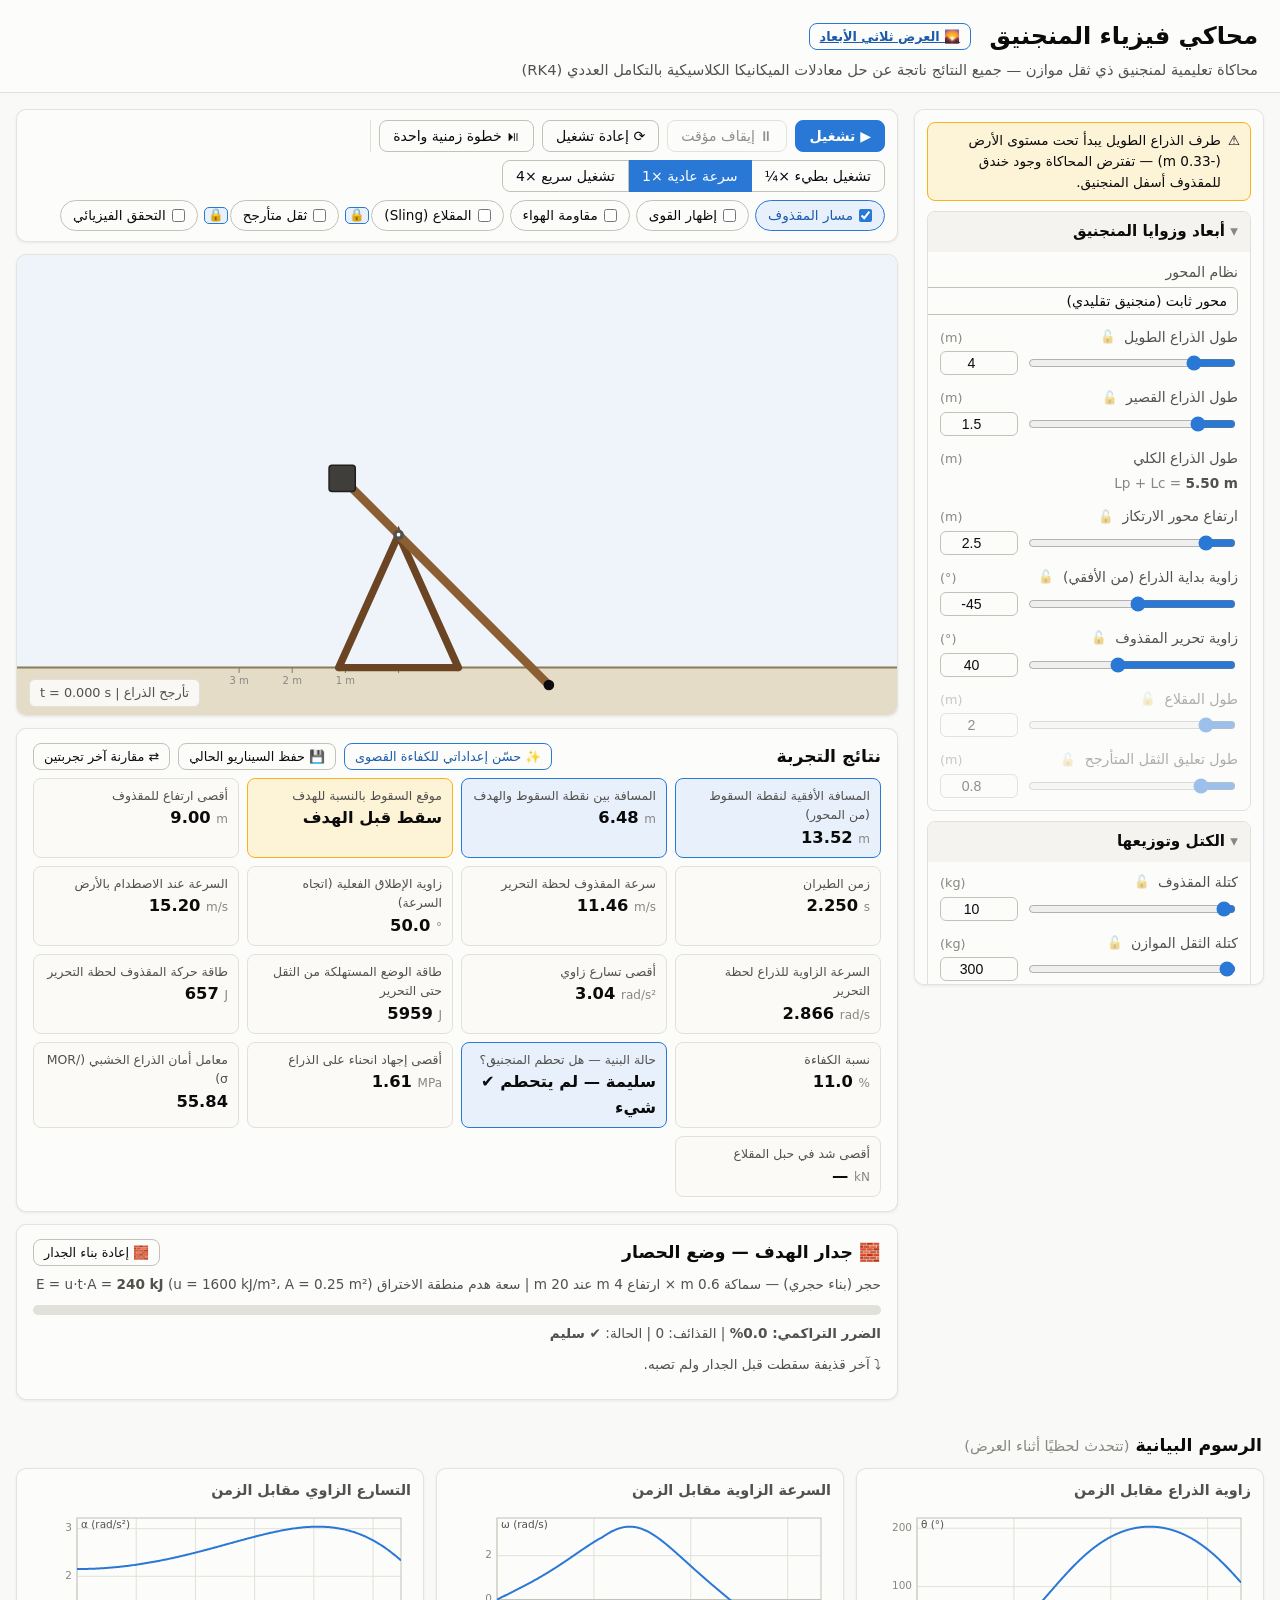
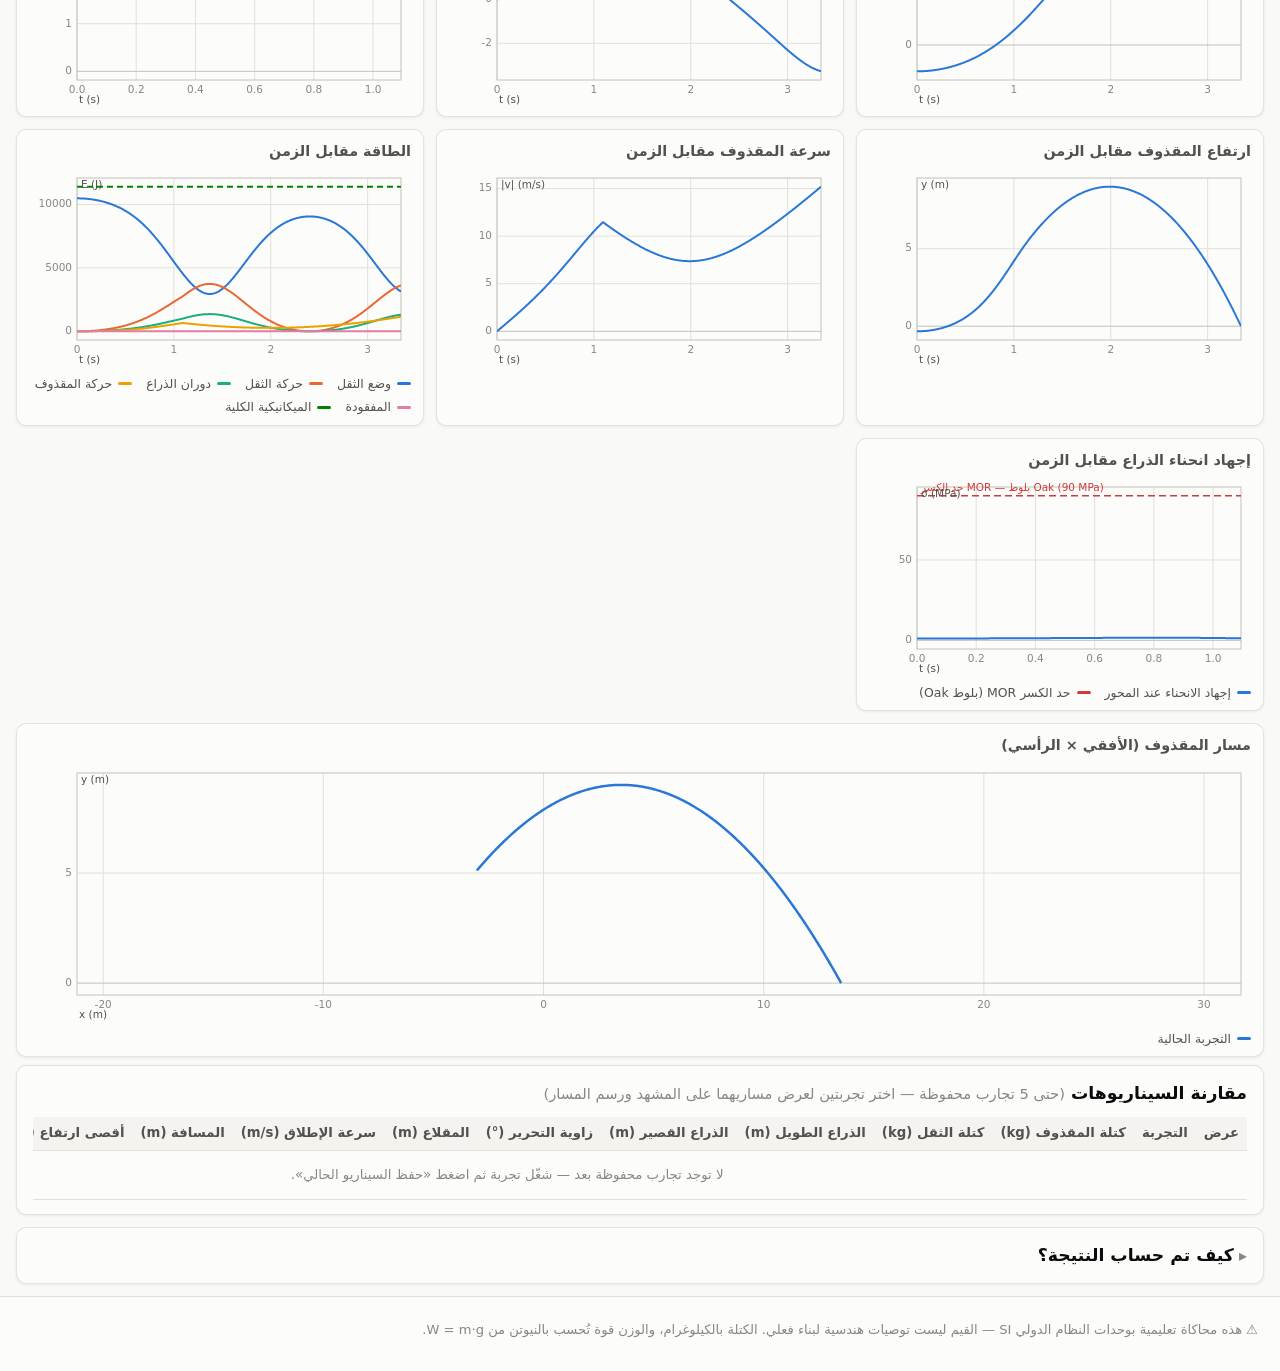
<file: index.html>
<!DOCTYPE html>
<html lang="ar" dir="rtl">
<head>
<meta charset="UTF-8">
<meta name="viewport" content="width=device-width, initial-scale=1.0">
<title>محاكي فيزياء المنجنيق</title>
<link rel="icon" href="data:image/svg+xml,%3Csvg xmlns='http://www.w3.org/2000/svg' viewBox='0 0 100 100'%3E%3Ctext y='0.9em' font-size='90'%3E🏹%3C/text%3E%3C/svg%3E">
<link rel="stylesheet" href="css/style.css?v=d299b28e2c50">
</head>
<body>

<header class="app-header">
  <h1>محاكي فيزياء المنجنيق <a href="3d.html" class="btn btn-small btn-outline" style="vertical-align:middle; margin-inline-start:10px">🌄 العرض ثلاثي الأبعاد</a></h1>
  <p class="subtitle">محاكاة تعليمية لمنجنيق ذي ثقل موازن — جميع النتائج ناتجة عن حل معادلات الميكانيكا الكلاسيكية بالتكامل العددي (RK4)</p>
</header>

<main class="layout">

  <!-- ===== لوحة التحكم (يمين الشاشة) ===== -->
  <aside class="controls-panel" id="controls-panel">
    <div id="warnings" class="warnings" aria-live="polite"></div>
    <div id="control-groups"><!-- تُبنى المجموعات برمجيًا من ui.js --></div>
    <button id="btn-defaults" class="btn btn-outline btn-block" type="button">↺ إعادة القيم الافتراضية</button>
  </aside>

  <!-- ===== المشهد والنتائج ===== -->
  <section class="stage">
    <div class="toolbar" id="toolbar">
      <div class="toolbar-row">
        <button id="btn-play" class="btn btn-primary" type="button">▶ تشغيل</button>
        <button id="btn-pause" class="btn" type="button" disabled>⏸ إيقاف مؤقت</button>
        <button id="btn-restart" class="btn" type="button">⟳ إعادة تشغيل</button>
        <button id="btn-step" class="btn" type="button">⏯ خطوة زمنية واحدة</button>
        <span class="toolbar-sep"></span>
        <div class="speed-group" role="group" aria-label="سرعة العرض">
          <button id="btn-speed-slow" class="btn btn-speed" data-speed="0.25" type="button">تشغيل بطيء ×¼</button>
          <button id="btn-speed-normal" class="btn btn-speed active" data-speed="1" type="button">سرعة عادية ×1</button>
          <button id="btn-speed-fast" class="btn btn-speed" data-speed="4" type="button">تشغيل سريع ×4</button>
        </div>
      </div>
      <div class="toolbar-row chips">
        <label class="chip"><input type="checkbox" id="chk-trajectory" checked> مسار المقذوف</label>
        <label class="chip"><input type="checkbox" id="chk-forces"> إظهار القوى</label>
        <label class="chip"><input type="checkbox" id="chk-drag"> مقاومة الهواء</label>
        <span class="chip-with-lock"><label class="chip"><input type="checkbox" id="chk-sling"> المقلاع (Sling)</label><button id="lock-sling" class="lock-btn" type="button" aria-label="تثبيت وضع المقلاع عند التحسين">🔒</button></span>
        <span class="chip-with-lock"><label class="chip"><input type="checkbox" id="chk-swing"> ثقل متأرجح</label><button id="lock-swing" class="lock-btn" type="button" aria-label="تثبيت وضع الثقل عند التحسين">🔒</button></span>
        <label class="chip"><input type="checkbox" id="chk-validation"> التحقق الفيزيائي</label>
      </div>
    </div>

    <div class="scene-wrap">
      <canvas id="scene" aria-label="مشهد المحاكاة الجانبي"></canvas>
      <div id="status-line" class="status-line">t = 0.000 s</div>
    </div>

    <!-- نتائج التجربة -->
    <section class="panel" id="results-panel">
      <div class="panel-head">
        <h2>نتائج التجربة</h2>
        <div class="panel-actions">
          <button id="btn-optimize" class="btn btn-small btn-outline" type="button">✨ حسّن إعداداتي للكفاءة القصوى</button>
          <button id="btn-save-scenario" class="btn btn-small" type="button">💾 حفظ السيناريو الحالي</button>
          <button id="btn-compare-last" class="btn btn-small" type="button">⇄ مقارنة آخر تجربتين</button>
        </div>
      </div>
      <div class="results-grid" id="results-grid"><!-- تُبنى من ui.js --></div>
    </section>

    <!-- جدار الهدف — وضع الحصار -->
    <section class="panel wall-panel" id="wall-panel" hidden>
      <div class="panel-head">
        <h2>🧱 جدار الهدف — وضع الحصار</h2>
        <button id="btn-wall-rebuild" class="btn btn-small" type="button">🧱 إعادة بناء الجدار</button>
      </div>
      <div id="wall-content"></div>
    </section>

    <!-- مُحسِّن الكفاءة -->
    <section class="panel optimizer-panel" id="optimizer-panel" hidden>
      <h2>مُحسِّن الكفاءة — التوليفة المثلى بناءً على إعداداتك</h2>
      <p class="panel-note">يبدأ من قيمك الحالية ويجرّب مئات التعديلات بتشغيل المحاكاة الفيزيائية فعليًا (لا تخمين)، مع رفض أي توليفة تتحطم إنشائيًا أو مداها أقل من 10 m. لا يُطبَّق شيء إلا بموافقتك.</p>
      <div id="optimizer-progress" hidden>
        <div class="progress-track"><div class="progress-fill" id="optimizer-bar"></div></div>
        <p class="panel-note" id="optimizer-status">جارٍ البحث…</p>
        <button id="btn-optimize-cancel" class="btn btn-small" type="button">إيقاف البحث</button>
      </div>
      <div id="optimizer-result" hidden></div>
    </section>

    <!-- وضع التحقق الفيزيائي -->
    <section class="panel validation-panel" id="validation-panel" hidden>
      <h2>وضع التحقق الفيزيائي</h2>
      <p class="panel-note">مقارنة نتيجة التكامل العددي لطور الطيران بالحل التحليلي لحركة المقذوفات (تصح المقارنة فقط عند تعطيل مقاومة الهواء).</p>
      <div id="validation-content"></div>
    </section>
  </section>
</main>

<!-- ===== الرسوم البيانية ===== -->
<section class="charts-section" id="charts-section">
  <h2>الرسوم البيانية <span class="muted">(تتحدث لحظيًا أثناء العرض)</span></h2>
  <div class="charts-grid">
    <div class="chart-card"><h3>زاوية الذراع مقابل الزمن</h3><canvas id="chart-theta"></canvas></div>
    <div class="chart-card"><h3>السرعة الزاوية مقابل الزمن</h3><canvas id="chart-omega"></canvas></div>
    <div class="chart-card"><h3>التسارع الزاوي مقابل الزمن</h3><canvas id="chart-alpha"></canvas></div>
    <div class="chart-card"><h3>ارتفاع المقذوف مقابل الزمن</h3><canvas id="chart-height"></canvas></div>
    <div class="chart-card"><h3>سرعة المقذوف مقابل الزمن</h3><canvas id="chart-speed"></canvas></div>
    <div class="chart-card"><h3>الطاقة مقابل الزمن</h3><canvas id="chart-energy"></canvas><div class="chart-legend" id="legend-energy"></div></div>
    <div class="chart-card"><h3>إجهاد انحناء الذراع مقابل الزمن</h3><canvas id="chart-stress"></canvas><div class="chart-legend" id="legend-stress"></div></div>
    <div class="chart-card chart-wide"><h3>مسار المقذوف (الأفقي × الرأسي)</h3><canvas id="chart-traj"></canvas><div class="chart-legend" id="legend-traj"></div></div>
  </div>
</section>

<!-- ===== مقارنة السيناريوهات ===== -->
<section class="panel comparison-section" id="comparison-section">
  <h2>مقارنة السيناريوهات <span class="muted">(حتى 5 تجارب محفوظة — اختر تجربتين لعرض مساريهما على المشهد ورسم المسار)</span></h2>
  <div class="table-wrap">
    <table id="scenario-table">
      <thead>
        <tr>
          <th>عرض</th><th>التجربة</th>
          <th>كتلة المقذوف (kg)</th><th>كتلة الثقل (kg)</th>
          <th>الذراع الطويل (m)</th><th>الذراع القصير (m)</th>
          <th>زاوية التحرير (°)</th><th>المقلاع (m)</th>
          <th>سرعة الإطلاق (m/s)</th><th>المسافة (m)</th>
          <th>أقصى ارتفاع (m)</th><th>زمن الطيران (s)</th>
          <th>الكفاءة (%)</th><th></th>
        </tr>
      </thead>
      <tbody id="scenario-rows">
        <tr class="empty-row"><td colspan="14">لا توجد تجارب محفوظة بعد — شغّل تجربة ثم اضغط «حفظ السيناريو الحالي».</td></tr>
      </tbody>
    </table>
  </div>
</section>

<!-- ===== كيف تم حساب النتيجة؟ ===== -->
<details class="panel how-section" id="how-section">
  <summary><h2>كيف تم حساب النتيجة؟</h2></summary>
  <div class="how-content">
    <div class="how-item">
      <h3>١) عزم دوران الثقل الموازن</h3>
      <p>وزن الثقل الموازن <span class="eq">W = Mc·g</span> (بالنيوتن) يولّد عزمًا محرّكًا حول محور الارتكاز مقداره
      <span class="eq">τc = Mc·g·Lc·sin(θ′)</span> حيث θ′ زاوية الذراع مقاسة من الرأسي (وتكافئ cos(θ) عند القياس من الأفقي). هذا العزم هو ما يدير الذراع.</p>
    </div>
    <div class="how-item">
      <h3>٢) عزم المقذوف ووزن الذراع</h3>
      <p>يقاوم المقذوفُ الحركةَ في بداية الإطلاق بعزم <span class="eq">τp = Mp·g·Lp·sin(θ′)</span> باتجاه معاكس، ويضاف عزم وزن الذراع حسب موقع مركز كتلته. الإشارات تُحسب هندسيًا من <span class="eq">τ = r × F</span> فلا تُخطئ الاتجاه في أي ربع.</p>
    </div>
    <div class="how-item">
      <h3>٣) عزم القصور الذاتي</h3>
      <p>الذراع ليس عديم الكتلة: <span class="eq">I_total = I_arm + Mc·Lc² + Mp·Lp²</span> حيث
      <span class="eq">I_arm = k·M_arm·L² + M_arm·d²</span> بتطبيق مبرهنة المحور الموازي (k = 1/12 للذراع المنتظم، وd بُعد مركز كتلة الذراع عن المحور).</p>
    </div>
    <div class="how-item">
      <h3>٤) التسارع والسرعة الزاوية</h3>
      <p>قانون نيوتن الثاني للدوران: <span class="eq">Στ = I·α</span> ومنه <span class="eq">α = Στ ÷ I</span>. ثم تُكامل الحركة عدديًا كل خطوة زمنية Δt بطريقة <b>Runge-Kutta 4</b> (أو أويلر شبه الضمني في الوضع المبسط): <span class="eq">ω ← ω + α·Δt</span> ، <span class="eq">θ ← θ + ω·Δt</span>. ومع تفعيل الثقل المتأرجح أو المقلاع تُحل معادلات لاغرانج المتعددة <span class="eq">M(q)·q̈ = f(q, q̇)</span>.</p>
    </div>
    <div class="how-item">
      <h3>٥) لحظة تحرير المقذوف</h3>
      <p>عند بلوغ الذراع زاويةَ التحرير يُفصل المقذوف. بدون مقلاع تكون سرعته مماسية لدوران الذراع: <span class="eq">v = ω·Lp</span>. ومع المقلاع تُحسب السرعة من مشتقة موضع نهاية المقلاع (دوران الذراع + دوران المقلاع معًا)، فلا يُفترض أنها سرعة طرف الذراع.</p>
    </div>
    <div class="how-item">
      <h3>٦) حركة المقذوف بعد التحرير</h3>
      <p>يصبح المقذوف جسمًا حرًا: <span class="eq">ax = 0 ، ay = −g</span>، وتُكامل <span class="eq">v ← v + a·Δt</span> و<span class="eq">x ← x + v·Δt</span> حتى بلوغ الأرض (مع استيفاء دقيق لنقطة السقوط).</p>
    </div>
    <div class="how-item">
      <h3>٧) أثر مقاومة الهواء</h3>
      <p>عند تفعيلها تضاف قوة <span class="eq">Fd = ½·ρ·Cd·A·v²</span> عكس اتجاه السرعة النسبية للهواء (مع أثر الرياح)، حيث <span class="eq">A = π·d²/4</span> لمقذوف كروي — فتنقص المسافة والارتفاع.</p>
    </div>
    <div class="how-item">
      <h3>٨) متى يتحطم المنجنيق؟ (التحليل الإنشائي)</h3>
      <p>القوى الديناميكية العرضية تولّد عزم انحناء على الذراع الخشبي عند محور الارتكاز: للحمل الطرفي <span class="eq">M = F⊥·L</span> ومعه الحمل الموزع للذراع <span class="eq">M = λ·(α·L³/3 + g·cosθ·L²/2)</span>. إجهاد الانحناء لمقطع مستطيل b×h: <span class="eq">σ = M/S ، S = b·h²/6</span>، ويتحطم الذراع عندما يتجاوز σ معامل تمزق الخشب MOR (بلوط ≈ 90، دردار ≈ 100، صنوبر ≈ 60 MPa)، ومعامل الأمان <span class="eq">SF = MOR/σ</span>. أما حبل المقلاع (قنب) فشدّه <span class="eq">T = Mp·(a⃗−g⃗)·û</span> وينقطع عندما يتجاوز قوة قطعه <span class="eq">F_break = σt·π·d²/4</span> فيتحرر المقذوف مبكرًا. قيم المواد تقريبية تعليمية (خشب جاف) وليست قيم تصميم إنشائي.</p>
    </div>
    <div class="how-item">
      <h3>٩) الاصطدام بالجدار وهدمه</h3>
      <p>عند الاصطدام: طاقة الحركة <span class="eq">KE = ½·m·v²</span> والزخم <span class="eq">p = m·v</span>. «قوة الاصطدام» تحتاج افتراض مسافة انسحاق d لكل مادة، فتُحسب القوة المتوسطة <span class="eq">F = KE ÷ d</span> والضغط <span class="eq">P = F ÷ A</span>. الجدار رأسي، فالمكوّن العمودي فقط يهدم: <span class="eq">KE⊥ = ½·m·vx²</span> — لذا القذيفة المنخفضة المسطحة أنفع من الساقطة من علٍ. سعة هدم منطقة الاختراق <span class="eq">E = u·t·A</span> (u طاقة الهدم النوعية للمادة، t السماكة، A = 0.25 m² ثغرة تكفي لعبور القذيفة)، وضرر كل قذيفة = KE⊥/E، وينهار الجدار عند تراكم 100%. إصابة دون 2% من السعة ترتد بلا ضرر. قيم المواد تقريبية تعليمية.</p>
    </div>
    <div class="how-item">
      <h3>١٠) الطاقة والكفاءة</h3>
      <p>تُتابع المحاكاة طاقات الوضع والحركة لكل الأجزاء والطاقة المفقودة بالاحتكاك والسحب، وتتحقق من أن <span class="eq">E(t) + E_مفقودة ≈ E(0)</span> لاكتشاف الأخطاء العددية. الكفاءة = طاقة حركة المقذوف لحظة التحرير ÷ طاقة الوضع التي فقدها الثقل ×100.</p>
    </div>
    <div class="how-item">
      <h3>١١) نمط الذراع العائمة (Floating Arm Trebuchet)</h3>
      <p>المحور غير مثبت: يتدحرج على سكة أفقية بينما يسقط الثقل <b>رأسيًا خالصًا</b> في قناة انزلاق — قيدان هندسيان يجعلان موضع المحور <span class="eq">x = −Lc·cosθ</span> فيبقى متجه وزن الثقل منطبقًا على حركته طوال السقوط (أقصى شغل ممكن من الجاذبية). الطاقة الحركية <span class="eq">T = ½·A(θ)·θ̇²</span> بمصفوفة كتلة متغيرة مع الوضع، وتُحل معادلات لاغرانج بحدود كريستوفل، ويتحقق من الحل فحص حفظ الطاقة. لهذا تتفوق كفاءته على المحور الثابت — وهو تصميم حديث تستخدمه فرق الهندسة في المسابقات.</p>
    </div>
    <div class="how-item" id="how-live">
      <!-- قيم حية بحسب المدخلات الحالية (تُملأ من ui.js) -->
    </div>
  </div>
</details>

<footer class="app-footer">
  <p>⚠ هذه محاكاة تعليمية بوحدات النظام الدولي SI — القيم ليست توصيات هندسية لبناء فعلي. الكتلة بالكيلوغرام، والوزن قوة تُحسب بالنيوتن من W = m·g.</p>
</footer>

<!-- ترتيب التحميل مهم: المحرك الفيزيائي أولًا ثم الواجهة -->
<script src="js/physics/integrator.js?v=d299b28e2c50"></script>
<script src="js/physics/trebuchet.js?v=d299b28e2c50"></script>
<script src="js/physics/projectile.js?v=d299b28e2c50"></script>
<script src="js/physics/energy.js?v=d299b28e2c50"></script>
<script src="js/physics/validation.js?v=d299b28e2c50"></script>
<script src="js/physics/structure.js?v=d299b28e2c50"></script>
<script src="js/physics/wall.js?v=d299b28e2c50"></script>
<script src="js/simulation.js?v=d299b28e2c50"></script>
<script src="js/optimizer.js?v=d299b28e2c50"></script>
<script src="js/charts.js?v=d299b28e2c50"></script>
<script src="js/renderer.js?v=d299b28e2c50"></script>
<script src="js/ui.js?v=d299b28e2c50"></script>
<script src="js/scenarios.js?v=d299b28e2c50"></script>
<script src="js/main.js?v=d299b28e2c50"></script>
</body>
</html>
</file>
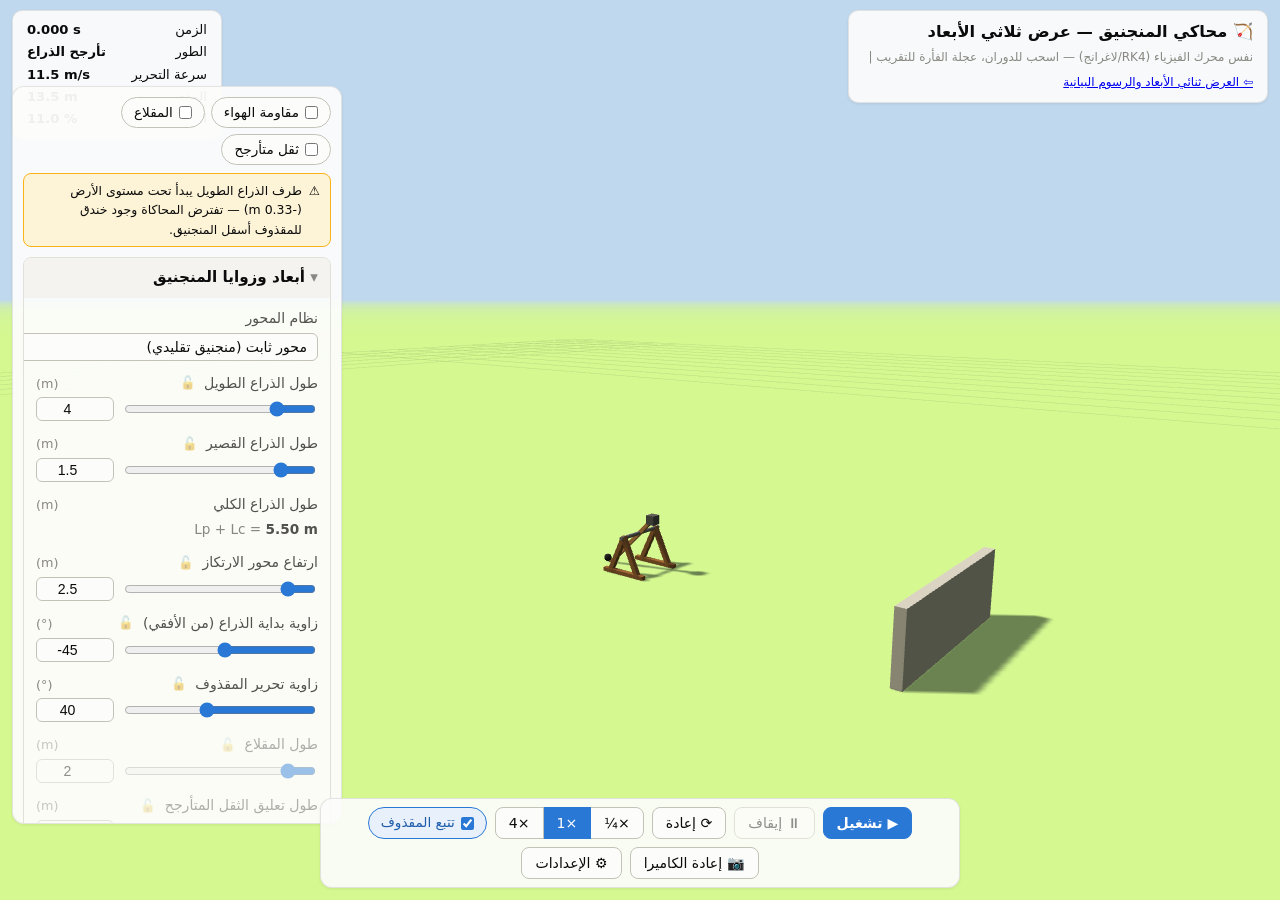
<file: 3d.html>
<!DOCTYPE html>
<html lang="ar" dir="rtl">
<head>
<meta charset="UTF-8">
<meta name="viewport" content="width=device-width, initial-scale=1.0">
<title>محاكي فيزياء المنجنيق — عرض ثلاثي الأبعاد</title>
<link rel="icon" href="data:image/svg+xml,%3Csvg xmlns='http://www.w3.org/2000/svg' viewBox='0 0 100 100'%3E%3Ctext y='0.9em' font-size='90'%3E🏹%3C/text%3E%3C/svg%3E">
<link rel="stylesheet" href="css/style.css?v=d299b28e2c50">
<style>
  html, body { height: 100%; overflow: hidden; }
  #scene3d { position: fixed; inset: 0; width: 100%; height: 100%; display: block; }
  .hud { position: fixed; z-index: 10; }
  .hud-top {
    top: 10px; inset-inline-start: 12px;
    background: rgba(252,252,251,0.92); border: 1px solid var(--border);
    border-radius: 10px; padding: 8px 14px; box-shadow: var(--shadow);
    max-width: min(420px, calc(100vw - 24px));
  }
  .hud-top h1 { margin: 0; font-size: 1.02rem; }
  .hud-top .muted { font-size: 0.75rem; }
  .hud-stats {
    top: 10px; inset-inline-end: 12px;
    background: rgba(252,252,251,0.92); border: 1px solid var(--border);
    border-radius: 10px; padding: 8px 14px; box-shadow: var(--shadow);
    font-size: 0.82rem; min-width: 210px;
  }
  .hud-stats div { display: flex; justify-content: space-between; gap: 12px; padding: 1px 0; }
  .hud-stats b { direction: ltr; font-variant-numeric: tabular-nums; }
  .hud-bottom {
    bottom: 12px; inset-inline-start: 50%; transform: translateX(50%);
    display: flex; gap: 8px; flex-wrap: wrap; justify-content: center;
    background: rgba(252,252,251,0.92); border: 1px solid var(--border);
    border-radius: 12px; padding: 8px 12px; box-shadow: var(--shadow);
    max-width: calc(100vw - 20px);
  }
  .hud-panel {
    top: 86px; inset-inline-end: 12px; bottom: 76px;
    width: min(330px, calc(100vw - 24px));
    background: rgba(252,252,251,0.95); border: 1px solid var(--border);
    border-radius: 12px; padding: 10px; box-shadow: var(--shadow);
    overflow-y: auto;
  }
  .hud-panel.hidden { display: none; }
  #warnings3d .warning-item, #warnings3d .error-item { font-size: 0.78rem; }
  .hidden-chips { display: none; }
</style>
</head>
<body>

<canvas id="scene3d"></canvas>

<div class="hud hud-top">
  <h1>🏹 محاكي المنجنيق — عرض ثلاثي الأبعاد</h1>
  <span class="muted">نفس محرك الفيزياء (RK4/لاغرانج) — اسحب للدوران، عجلة الفأرة للتقريب | <a href="index.html">⇦ العرض ثنائي الأبعاد والرسوم البيانية</a></span>
</div>

<div class="hud hud-stats" id="hud-stats">
  <div><span>الزمن</span><b id="h-time">0.000 s</b></div>
  <div><span>الطور</span><b id="h-phase">—</b></div>
  <div><span>سرعة التحرير</span><b id="h-vrel">—</b></div>
  <div><span>المدى</span><b id="h-range">—</b></div>
  <div><span>الكفاءة</span><b id="h-eff">—</b></div>
</div>

<div class="hud hud-panel" id="controls3d-wrap">
  <div class="toolbar-row chips" style="margin-bottom:8px">
    <label class="chip"><input type="checkbox" id="chk-drag"> مقاومة الهواء</label>
    <label class="chip"><input type="checkbox" id="chk-sling"> المقلاع</label>
    <label class="chip"><input type="checkbox" id="chk-swing"> ثقل متأرجح</label>
  </div>
  <div id="warnings3d" class="warnings" aria-live="polite"></div>
  <div id="control-groups"></div>
  <button id="btn-defaults" class="btn btn-outline btn-block" type="button">↺ إعادة القيم الافتراضية</button>
</div>

<div class="hud hud-bottom">
  <button id="btn-play" class="btn btn-primary" type="button">▶ تشغيل</button>
  <button id="btn-pause" class="btn" type="button" disabled>⏸ إيقاف</button>
  <button id="btn-restart" class="btn" type="button">⟳ إعادة</button>
  <div class="speed-group" role="group">
    <button class="btn btn-speed" data-speed="0.25" type="button">×¼</button>
    <button class="btn btn-speed active" data-speed="1" type="button">×1</button>
    <button class="btn btn-speed" data-speed="4" type="button">×4</button>
  </div>
  <label class="chip"><input type="checkbox" id="chk-follow" checked> تتبع المقذوف</label>
  <button id="btn-camera" class="btn" type="button">📷 إعادة الكاميرا</button>
  <button id="btn-panel" class="btn" type="button">⚙ الإعدادات</button>
</div>

<!-- عناصر تتطلبها وحدة التحكم المشتركة ولا تُستخدم في صفحة العرض الثلاثي -->
<div class="hidden-chips">
  <label><input type="checkbox" id="chk-trajectory" checked></label>
  <label><input type="checkbox" id="chk-forces"></label>
  <label><input type="checkbox" id="chk-validation"></label>
  <button id="lock-sling" type="button"></button>
  <button id="lock-swing" type="button"></button>
</div>

<script src="vendor/three.min.js?v=d299b28e2c50"></script>
<script src="vendor/OrbitControls.js?v=d299b28e2c50"></script>
<script src="js/physics/integrator.js?v=d299b28e2c50"></script>
<script src="js/physics/trebuchet.js?v=d299b28e2c50"></script>
<script src="js/physics/projectile.js?v=d299b28e2c50"></script>
<script src="js/physics/energy.js?v=d299b28e2c50"></script>
<script src="js/physics/validation.js?v=d299b28e2c50"></script>
<script src="js/physics/structure.js?v=d299b28e2c50"></script>
<script src="js/physics/wall.js?v=d299b28e2c50"></script>
<script src="js/simulation.js?v=d299b28e2c50"></script>
<script src="js/optimizer.js?v=d299b28e2c50"></script>
<script src="js/ui.js?v=d299b28e2c50"></script>
<script src="js/renderer3d.js?v=d299b28e2c50"></script>
<script src="js/main3d.js?v=d299b28e2c50"></script>
</body>
</html>
</file>
<file: css/style.css>
/* ============================================================
   محاكي فيزياء المنجنيق — تصميم عربي RTL متجاوب
   ============================================================ */
:root {
  --page: #f9f9f7;
  --surface: #fcfcfb;
  --ink: #0b0b0b;
  --ink-2: #52514e;
  --muted: #898781;
  --grid: #e1e0d9;
  --baseline: #c3c2b7;
  --border: rgba(11, 11, 11, 0.10);
  --accent: #2a78d6;
  --accent-dark: #1c5cab;
  --warn-bg: #fdf3d7;
  --warn-border: #fab219;
  --error-bg: #fbe4e4;
  --error-border: #d03b3b;
  --ok: #0ca30c;
  --radius: 10px;
  --shadow: 0 1px 3px rgba(11, 11, 11, 0.07);
}

* { box-sizing: border-box; }

html, body {
  margin: 0;
  padding: 0;
  background: var(--page);
  color: var(--ink);
  font-family: system-ui, -apple-system, "Segoe UI", Tahoma, "Noto Naskh Arabic", sans-serif;
  line-height: 1.55;
}

/* ---------- الرأس ---------- */
.app-header {
  padding: 18px 22px 10px;
  border-bottom: 1px solid var(--grid);
  background: var(--surface);
}
.app-header h1 { margin: 0; font-size: 1.5rem; }
.subtitle { margin: 4px 0 0; color: var(--ink-2); font-size: 0.92rem; }

/* ---------- التخطيط العام ---------- */
.layout {
  display: grid;
  grid-template-columns: 350px minmax(0, 1fr);
  gap: 16px;
  padding: 16px;
  align-items: start;
}

/* ---------- لوحة التحكم ---------- */
.controls-panel {
  background: var(--surface);
  border: 1px solid var(--border);
  border-radius: var(--radius);
  box-shadow: var(--shadow);
  padding: 12px;
  position: sticky;
  top: 10px;
  max-height: calc(100vh - 24px);
  overflow-y: auto;
}

.ctrl-group { border: 1px solid var(--grid); border-radius: 8px; margin-bottom: 10px; overflow: hidden; }
.ctrl-group > summary {
  cursor: pointer;
  padding: 8px 12px;
  font-weight: 700;
  background: #f4f3ef;
  list-style: none;
  user-select: none;
  font-size: 0.95rem;
}
.ctrl-group > summary::-webkit-details-marker { display: none; }
.ctrl-group > summary::before { content: '▸ '; color: var(--muted); }
.ctrl-group[open] > summary::before { content: '▾ '; }
.ctrl-group-body { padding: 10px 12px; }

.ctrl-row { margin-bottom: 12px; }
.ctrl-row:last-child { margin-bottom: 2px; }
.ctrl-label {
  display: flex;
  justify-content: space-between;
  align-items: baseline;
  font-size: 0.88rem;
  color: var(--ink-2);
  margin-bottom: 3px;
  gap: 6px;
}
.ctrl-label .unit { color: var(--muted); font-size: 0.8rem; white-space: nowrap; }
.ctrl-inputs { display: flex; align-items: center; gap: 8px; }
.ctrl-inputs input[type="range"] { flex: 1; accent-color: var(--accent); min-width: 0; }
.ctrl-inputs input[type="number"] {
  width: 78px;
  padding: 3px 6px;
  border: 1px solid var(--baseline);
  border-radius: 6px;
  font-size: 0.88rem;
  background: var(--surface);
  color: var(--ink);
  direction: ltr;
  text-align: center;
}
.ctrl-inputs select {
  flex: 1;
  padding: 4px 6px;
  border: 1px solid var(--baseline);
  border-radius: 6px;
  background: var(--surface);
  color: var(--ink);
  font-size: 0.88rem;
  font-family: inherit;
}
.ctrl-static { font-size: 0.85rem; color: var(--muted); }
.ctrl-static b { color: var(--ink-2); }
.ctrl-row.disabled { opacity: 0.45; pointer-events: none; }

/* ---------- التحذيرات ---------- */
.warnings:empty { display: none; }
.warnings { margin-bottom: 10px; display: flex; flex-direction: column; gap: 6px; }
.warning-item, .error-item {
  border-radius: 8px;
  padding: 7px 10px;
  font-size: 0.85rem;
  display: flex;
  gap: 7px;
  align-items: flex-start;
}
.warning-item { background: var(--warn-bg); border: 1px solid var(--warn-border); }
.error-item { background: var(--error-bg); border: 1px solid var(--error-border); }
.warning-item::before { content: '⚠'; }
.error-item::before { content: '⛔'; }

/* ---------- الأزرار ---------- */
.btn {
  font-family: inherit;
  font-size: 0.88rem;
  padding: 7px 13px;
  border-radius: 8px;
  border: 1px solid var(--baseline);
  background: var(--surface);
  color: var(--ink);
  cursor: pointer;
  transition: background 0.15s, border-color 0.15s;
}
.btn:hover:not(:disabled) { background: #f1f0ec; }
.btn:disabled { opacity: 0.45; cursor: not-allowed; }
.btn-primary { background: var(--accent); border-color: var(--accent); color: #fff; font-weight: 700; }
.btn-primary:hover:not(:disabled) { background: var(--accent-dark); }
.btn-outline { border-color: var(--accent); color: var(--accent-dark); }
.btn-block { width: 100%; }
.btn-small { font-size: 0.8rem; padding: 5px 10px; }
.btn-speed.active { background: var(--accent); color: #fff; border-color: var(--accent); }
.speed-group { display: inline-flex; gap: 0; }
.speed-group .btn { border-radius: 0; margin-inline-start: -1px; }
.speed-group .btn:first-child { border-radius: 0 8px 8px 0; margin-inline-start: 0; }
.speed-group .btn:last-child { border-radius: 8px 0 0 8px; }

/* ---------- شريط الأدوات والمشهد ---------- */
.stage { min-width: 0; }
.toolbar {
  background: var(--surface);
  border: 1px solid var(--border);
  border-radius: var(--radius);
  box-shadow: var(--shadow);
  padding: 10px 12px;
  margin-bottom: 12px;
}
.toolbar-row { display: flex; flex-wrap: wrap; gap: 8px; align-items: center; }
.toolbar-row + .toolbar-row { margin-top: 8px; }
.toolbar-sep { flex: 0 0 1px; align-self: stretch; background: var(--grid); }
.chips { gap: 6px; }
.chip {
  display: inline-flex;
  gap: 6px;
  align-items: center;
  font-size: 0.85rem;
  border: 1px solid var(--baseline);
  border-radius: 999px;
  padding: 4px 12px;
  cursor: pointer;
  user-select: none;
  background: var(--surface);
}
.chip:has(input:checked) { background: #e7f0fb; border-color: var(--accent); color: var(--accent-dark); }
.chip input { accent-color: var(--accent); margin: 0; }

.scene-wrap {
  position: relative;
  background: var(--surface);
  border: 1px solid var(--border);
  border-radius: var(--radius);
  box-shadow: var(--shadow);
  overflow: hidden;
  margin-bottom: 12px;
}
#scene { display: block; width: 100%; height: 460px; }
.status-line {
  position: absolute;
  bottom: 8px;
  inset-inline-start: 12px;
  background: rgba(252, 252, 251, 0.88);
  border: 1px solid var(--grid);
  border-radius: 6px;
  padding: 3px 10px;
  font-size: 0.8rem;
  color: var(--ink-2);
  direction: ltr;
}

/* ---------- اللوحات ---------- */
.panel {
  background: var(--surface);
  border: 1px solid var(--border);
  border-radius: var(--radius);
  box-shadow: var(--shadow);
  padding: 14px 16px;
  margin-bottom: 12px;
}
.panel h2 { margin: 0 0 10px; font-size: 1.08rem; }
.panel-head { display: flex; justify-content: space-between; align-items: center; flex-wrap: wrap; gap: 8px; margin-bottom: 8px; }
.panel-head h2 { margin: 0; }
.panel-actions { display: flex; gap: 8px; flex-wrap: wrap; }
.panel-note { color: var(--ink-2); font-size: 0.85rem; margin: 0 0 10px; }
.muted { color: var(--muted); font-weight: 400; font-size: 0.85em; }

/* ---------- النتائج ---------- */
.results-grid {
  display: grid;
  grid-template-columns: repeat(auto-fill, minmax(200px, 1fr));
  gap: 8px;
}
.result-item {
  border: 1px solid var(--grid);
  border-radius: 8px;
  padding: 7px 10px;
  background: #fbfaf7;
}
.result-item .rlabel { font-size: 0.78rem; color: var(--ink-2); }
.result-item .rvalue { font-size: 1.02rem; font-weight: 700; direction: ltr; text-align: end; font-variant-numeric: tabular-nums; }
.result-item .rvalue .unit { font-size: 0.75rem; color: var(--muted); font-weight: 400; }
.result-item.highlight { background: #e7f0fb; border-color: var(--accent); }
.result-item.result-warn { background: var(--warn-bg); border-color: var(--warn-border); }

/* ---------- أقفال التثبيت (للمُحسِّن) ---------- */
.lock-btn {
  border: 1px solid transparent;
  background: none;
  cursor: pointer;
  font-size: 0.78rem;
  padding: 0 3px;
  border-radius: 5px;
  opacity: 0.45;
  vertical-align: middle;
  line-height: 1.2;
}
.lock-btn:hover { opacity: 1; background: #f1f0ec; }
.lock-btn.locked {
  opacity: 1;
  background: #e7f0fb;
  border-color: var(--accent);
}
.ctrl-row.locked-row { background: #f3f8ff; border-radius: 8px; box-shadow: inset 2px 0 0 var(--accent); padding-inline-start: 4px; }
.chip-with-lock { display: inline-flex; align-items: center; gap: 2px; }
.chip.chip-disabled { opacity: 0.4; pointer-events: none; }

/* ---------- مُحسِّن الكفاءة ---------- */
.progress-track {
  height: 10px;
  background: var(--grid);
  border-radius: 999px;
  overflow: hidden;
  margin: 8px 0;
}
.progress-fill {
  height: 100%;
  width: 0%;
  background: var(--accent);
  border-radius: 999px;
  transition: width 0.15s;
}
.opt-compare { border-collapse: collapse; width: 100%; font-size: 0.88rem; margin: 8px 0; }
.opt-compare th, .opt-compare td { border-bottom: 1px solid var(--grid); padding: 6px 10px; text-align: center; }
.opt-compare th { background: #f4f3ef; color: var(--ink-2); }
.opt-compare td.num { direction: ltr; font-variant-numeric: tabular-nums; }
.opt-compare td.better { color: #006300; font-weight: 700; }
.opt-changes { margin: 8px 0; padding: 0; list-style: none; }
.opt-changes li {
  border: 1px solid var(--grid);
  border-radius: 8px;
  padding: 5px 10px;
  margin-bottom: 5px;
  font-size: 0.85rem;
  background: #fbfaf7;
  display: flex;
  justify-content: space-between;
  gap: 8px;
  flex-wrap: wrap;
}
.opt-changes .delta { direction: ltr; font-variant-numeric: tabular-nums; font-weight: 700; }
.opt-actions { display: flex; gap: 8px; flex-wrap: wrap; margin-top: 10px; }

/* ---------- التحقق الفيزيائي + لوحة الجدار ---------- */
.validation-panel .vrow, .wall-panel .vrow { display: flex; justify-content: space-between; gap: 10px; padding: 5px 0; border-bottom: 1px dashed var(--grid); font-size: 0.9rem; }
.validation-panel .vrow:last-child, .wall-panel .vrow:last-child { border-bottom: none; }
.validation-panel .vrow .vvalue, .wall-panel .vrow .vvalue { direction: ltr; font-variant-numeric: tabular-nums; font-weight: 700; }
.wall-panel .damage-fill { background: #d03b3b; }
.wall-subtitle { font-size: 0.95rem; margin: 10px 0 4px; }
.validation-panel .vgood { color: #006300; }
.validation-panel .vbad { color: #d03b3b; }
.validation-formula { background: #f4f3ef; border-radius: 6px; padding: 6px 10px; direction: ltr; text-align: left; font-family: ui-monospace, Consolas, monospace; font-size: 0.82rem; margin: 8px 0; overflow-x: auto; }

/* ---------- الرسوم البيانية ---------- */
.charts-section { padding: 0 16px 8px; }
.charts-section > h2 { font-size: 1.08rem; margin: 4px 2px 10px; }
.charts-grid {
  display: grid;
  grid-template-columns: repeat(auto-fill, minmax(330px, 1fr));
  gap: 12px;
}
.chart-card {
  background: var(--surface);
  border: 1px solid var(--border);
  border-radius: var(--radius);
  box-shadow: var(--shadow);
  padding: 10px 12px 8px;
  position: relative;
}
.chart-card h3 { margin: 0 0 6px; font-size: 0.9rem; color: var(--ink-2); font-weight: 700; }
.chart-card canvas { display: block; width: 100%; height: 200px; }
.chart-wide { grid-column: 1 / -1; }
.chart-wide canvas { height: 260px; }
.chart-legend { display: flex; flex-wrap: wrap; gap: 4px 14px; padding-top: 6px; font-size: 0.78rem; color: var(--ink-2); }
.chart-legend .lg-item { display: inline-flex; align-items: center; gap: 6px; }
.chart-legend .lg-swatch { width: 14px; height: 3px; border-radius: 2px; display: inline-block; }
.chart-tooltip {
  position: fixed;
  pointer-events: none;
  background: rgba(11, 11, 11, 0.88);
  color: #fff;
  border-radius: 6px;
  padding: 4px 9px;
  font-size: 0.75rem;
  direction: ltr;
  z-index: 50;
  white-space: nowrap;
  transform: translate(-50%, -130%);
}

/* ---------- جدول المقارنة ---------- */
.comparison-section { margin: 0 16px 12px; }
.table-wrap { overflow-x: auto; }
#scenario-table { border-collapse: collapse; width: 100%; font-size: 0.83rem; min-width: 900px; }
#scenario-table th, #scenario-table td {
  border-bottom: 1px solid var(--grid);
  padding: 6px 8px;
  text-align: center;
  white-space: nowrap;
}
#scenario-table th { background: #f4f3ef; font-weight: 700; color: var(--ink-2); position: sticky; top: 0; }
#scenario-table td.num { direction: ltr; font-variant-numeric: tabular-nums; }
#scenario-table .empty-row td { color: var(--muted); padding: 14px; }
#scenario-table input[type="checkbox"] { accent-color: var(--accent); }
.scenario-swatch { display: inline-block; width: 16px; height: 4px; border-radius: 2px; vertical-align: middle; margin-inline-start: 6px; }
.btn-delete { border: none; background: none; cursor: pointer; color: var(--muted); font-size: 0.95rem; }
.btn-delete:hover { color: #d03b3b; }

/* ---------- كيف تم حساب النتيجة؟ ---------- */
.how-section { margin: 0 16px 12px; }
.how-section summary { cursor: pointer; list-style: none; user-select: none; }
.how-section summary::-webkit-details-marker { display: none; }
.how-section summary h2 { display: inline; }
.how-section summary::before { content: '▸ '; color: var(--muted); }
.how-section[open] summary::before { content: '▾ '; }
.how-content {
  display: grid;
  grid-template-columns: repeat(auto-fill, minmax(310px, 1fr));
  gap: 12px;
  margin-top: 12px;
}
.how-item { border: 1px solid var(--grid); border-radius: 8px; padding: 10px 12px; background: #fbfaf7; }
.how-item h3 { margin: 0 0 6px; font-size: 0.92rem; }
.how-item p { margin: 0; font-size: 0.85rem; color: var(--ink-2); }
.eq {
  direction: ltr;
  unicode-bidi: embed;
  display: inline-block;
  font-family: ui-monospace, Consolas, monospace;
  font-size: 0.84em;
  background: #f0efec;
  border-radius: 4px;
  padding: 0 5px;
  color: var(--ink);
}
#how-live table { border-collapse: collapse; width: 100%; font-size: 0.82rem; }
#how-live td { padding: 3px 6px; border-bottom: 1px dashed var(--grid); }
#how-live td:last-child { direction: ltr; text-align: end; font-variant-numeric: tabular-nums; font-weight: 700; }

/* ---------- التذييل ---------- */
.app-footer {
  border-top: 1px solid var(--grid);
  padding: 10px 22px 18px;
  color: var(--muted);
  font-size: 0.82rem;
  background: var(--surface);
}

/* ---------- الاستجابة للهاتف ---------- */
@media (max-width: 1000px) {
  .layout { grid-template-columns: 1fr; }
  .controls-panel { position: static; max-height: none; order: 2; }
  .stage { order: 1; }
  #scene { height: 340px; }
}
@media (max-width: 560px) {
  #scene { height: 260px; }
  .app-header h1 { font-size: 1.2rem; }
  .toolbar-row .btn { font-size: 0.8rem; padding: 6px 9px; }
  .results-grid { grid-template-columns: repeat(auto-fill, minmax(150px, 1fr)); }
}
</file>
